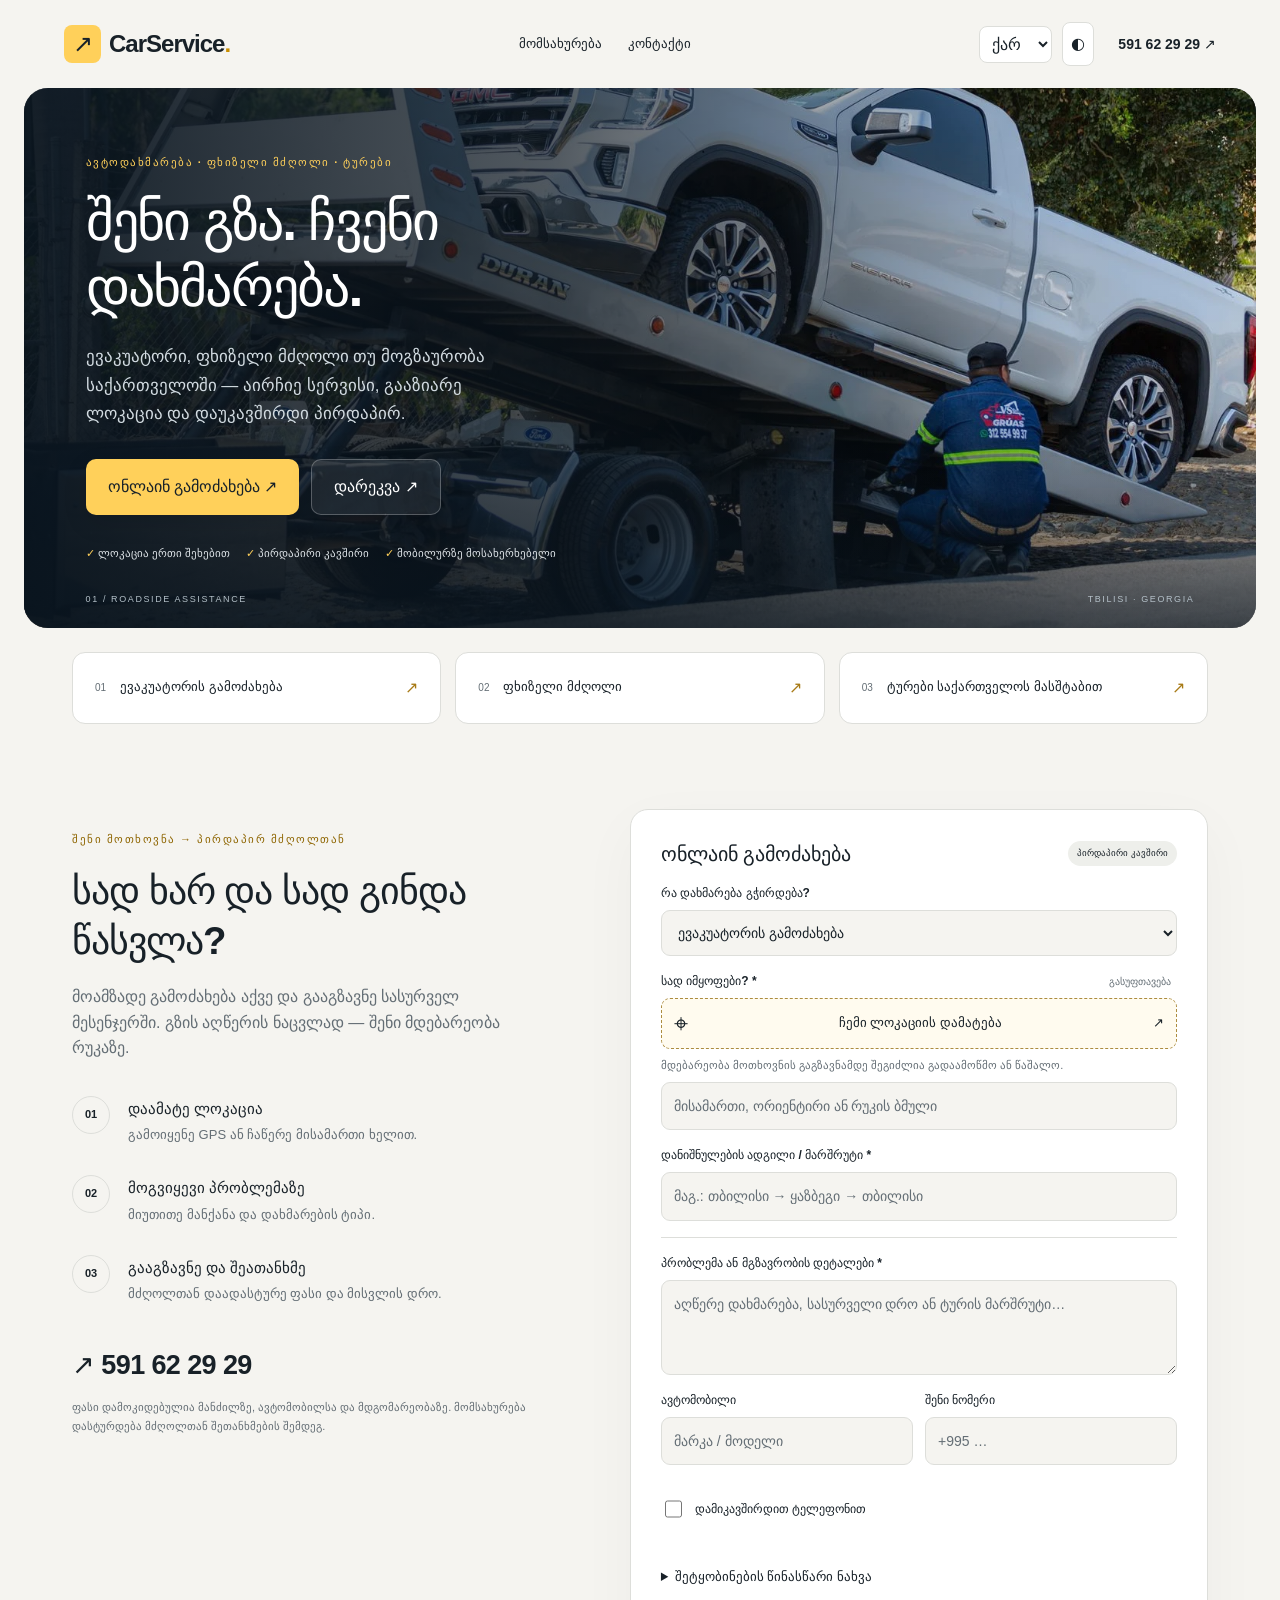
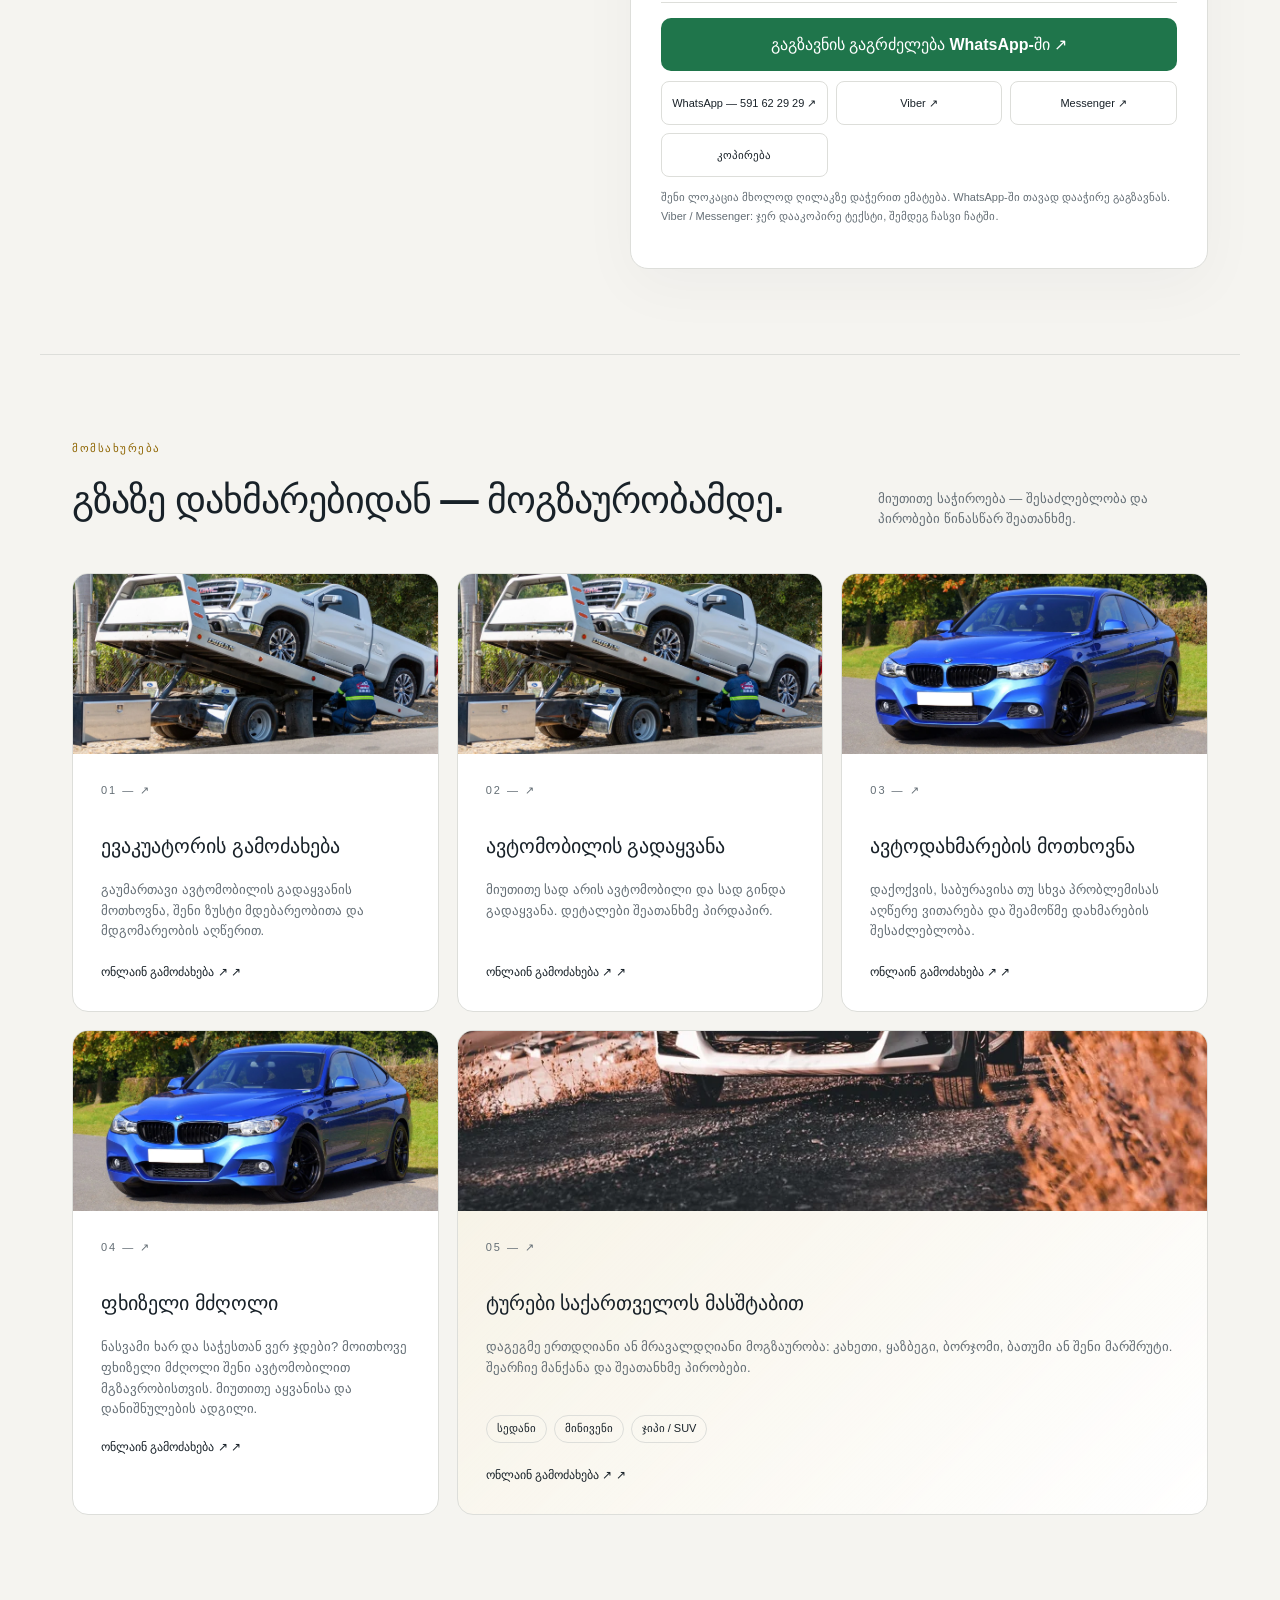
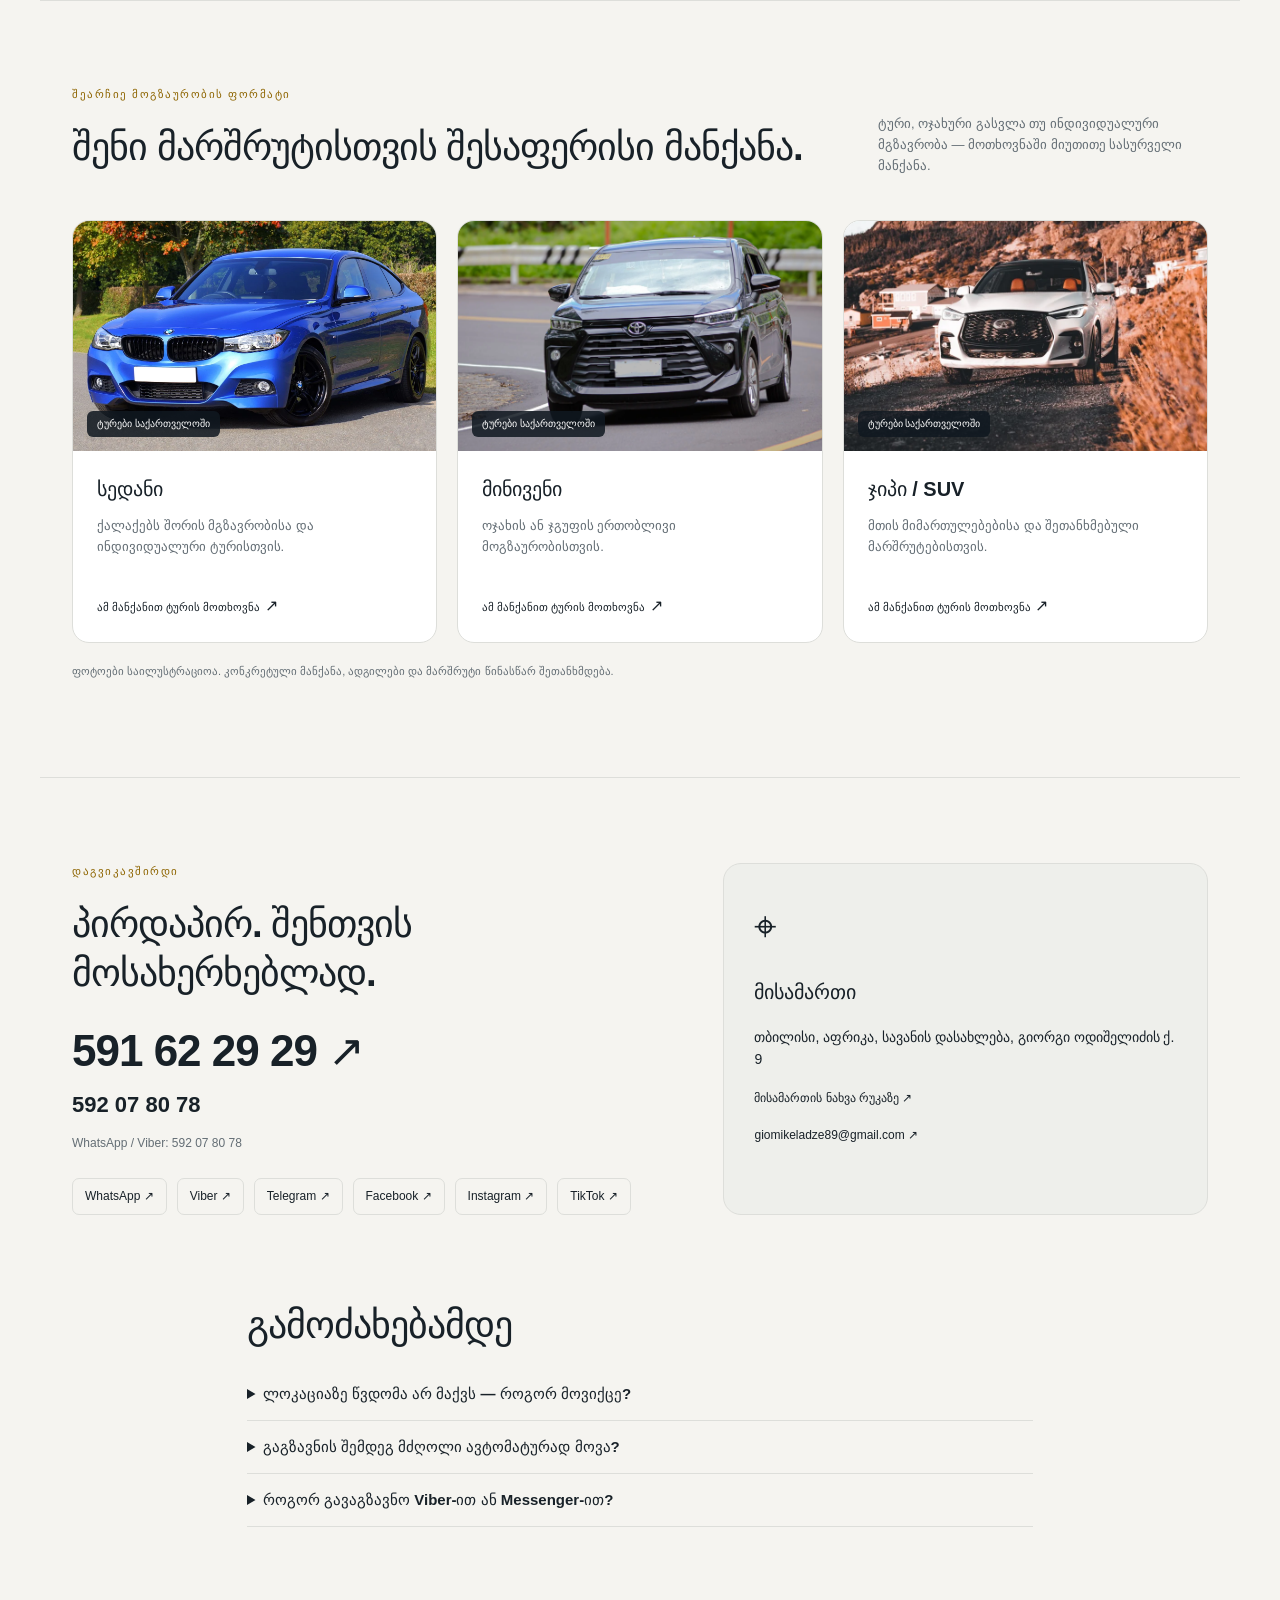
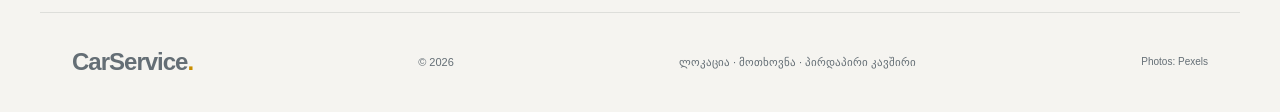
<file: index.html>
<!doctype html>
<html lang="ka"><head><meta charset="utf-8"><meta name="viewport" content="width=device-width,initial-scale=1"><meta name="theme-color" content="#101820"><title>CarService — ავტოდახმარება, ფხიზელი მძღოლი და ტურები</title><meta name="description" content="ავტოდახმარება, ევაკუატორი, ფხიზელი მძღოლი და ტურები საქართველოს მასშტაბით სედანით, მინივენით ან ჯიპით. ონლაინ მოთხოვნა ლოკაციის გაზიარებით."><meta property="og:title" content="CarService — ავტოდახმარება, ფხიზელი მძღოლი და ტურები"><meta property="og:description" content="ლოკაცია, პრობლემის აღწერა და პირდაპირი კავშირი ერთ გვერდზე."><meta property="og:image" content="./assets/tow-real.webp"><link rel="stylesheet" href="style.css"><script src="app.js" defer></script></head>
<body><header class="header"><a class="brand" href="#"><span class="brand-icon">↗</span>CarService<span class="brand-dot">.</span></a><nav><a href="#services" data-t="navServices"></a><a href="#contact" data-t="navContact"></a></nav><div class="controls"><select id="language" aria-label="Language"><option value="ka">ქარ</option><option value="en">ENG</option><option value="ru">РУС</option></select><button id="theme" aria-label="Change theme">◐</button><a class="header-call" href="tel:+995591622929">591 62 29 29 ↗</a></div></header>
<main><section class="hero"><img class="hero-image" src="assets/tow-real.webp" alt="ავტომობილის რეალური ფოტო ევაკუატორის პლატფორმაზე" fetchpriority="high"><div class="hero-shade"></div><div class="hero-content"><p class="eyebrow" data-t="eyebrow"></p><h1 data-t="headline"></h1><p class="hero-copy" data-t="heroCopy"></p><div class="hero-actions"><a class="button amber" href="#request" data-t="requestCta"></a><a class="button glass" href="tel:+995591622929" data-t="callCta"></a></div><div class="hero-points"><span data-t="point1"></span><span data-t="point2"></span><span data-t="point3"></span></div></div><div class="hero-caption"><span>01 / ROADSIDE ASSISTANCE</span><span>TBILISI · GEORGIA</span></div></section>
<div class="quick-services" aria-label="Services"><a href="#request" data-service="tow"><span>01</span><strong data-t="tow"></strong><b>↗</b></a><a href="#request" data-service="driver"><span>02</span><strong data-t="driver"></strong><b>↗</b></a><a href="#fleet" ><span>03</span><strong data-t="tour"></strong><b>↗</b></a></div><section class="request-layout section" id="request"><div class="request-intro"><p class="eyebrow" data-t="requestLabel"></p><h2 data-t="requestTitle"></h2><p class="muted" data-t="requestText"></p><ol class="steps"><li><span>01</span><div><strong data-t="step1"></strong><p data-t="step1Text"></p></div></li><li><span>02</span><div><strong data-t="step2"></strong><p data-t="step2Text"></p></div></li><li><span>03</span><div><strong data-t="step3"></strong><p data-t="step3Text"></p></div></li></ol><a class="direct-number" href="tel:+995591622929">↗ 591 62 29 29</a><p class="small muted" data-t="priceNote"></p></div>
<form class="request-card" id="orderForm"><div class="card-heading"><h3 data-t="formTitle"></h3><span class="pill" data-t="direct"></span></div><label for="service" data-t="serviceLabel"></label><select id="service" name="service"><option value="tow" data-t="tow"></option><option value="battery" data-t="battery"></option><option value="transport" data-t="transport"></option><option value="driver" data-t="driver"></option><option value="tour" data-t="tour"></option><option value="other" data-t="other"></option></select><div class="field-heading"><label for="location" data-t="locationLabel"></label><button type="button" class="text-button" id="clearLocation" data-t="clear"></button></div><button type="button" class="location-button" id="getLocation"><span>⌖</span><span data-t="gps"></span><span>↗</span></button><p id="gpsStatus" role="status" aria-live="polite" class="small muted"></p><input id="location" name="location" maxlength="500" data-placeholder="locationPlaceholder" required><a id="mapPreview" hidden target="_blank" rel="noopener noreferrer" data-t="viewLocation"></a><div id="tripFields" hidden><label for="destination" data-t="destinationLabel"></label><input id="destination" maxlength="300" data-placeholder="destinationPlaceholder"><div id="tourFields" hidden><div class="two-fields"><div><label for="tripDate" data-t="dateLabel"></label><input id="tripDate" type="date"></div><div><label for="passengers" data-t="passengersLabel"></label><input id="passengers" type="number" min="1" max="50" step="1" value="1"></div></div><label for="tourVehicle" data-t="tourVehicleLabel"></label><select id="tourVehicle"><option value="sedan" data-t="sedan"></option><option value="minivan" data-t="minivan"></option><option value="suv" data-t="suv"></option></select><p class="small muted" data-t="capacityNote"></p></div></div><label for="problem" data-t="problemLabel"></label><textarea id="problem" name="problem" rows="3" maxlength="1200" data-placeholder="problemPlaceholder" required></textarea><div class="two-fields"><div><label for="vehicle" data-t="vehicleLabel"></label><input id="vehicle" maxlength="100" data-placeholder="vehiclePlaceholder"></div><div><label for="phone" data-t="phoneLabel"></label><input id="phone" type="tel" autocomplete="tel" maxlength="30" data-placeholder="phonePlaceholder"></div></div><label class="checkbox"><input id="callback" type="checkbox"><span data-t="callback"></span></label><details><summary data-t="preview"></summary><pre id="messagePreview"></pre></details><button class="button whatsapp" type="submit" data-t="sendWhatsapp"></button><div class="alternative-actions"><button type="button" id="sendWhatsappSecond" data-t="sendWhatsappSecond"></button><button type="button" id="sendViber">Viber ↗</button><button type="button" id="sendMessenger">Messenger ↗</button><button type="button" id="copyRequest" data-t="copy"></button></div><p class="small muted" data-t="sendNote"></p><p class="feedback" id="sendStatus" role="status" aria-live="polite"></p><textarea id="manualCopy" readonly hidden aria-label="Request text to copy"></textarea></form></section>
<section class="section services-section" id="services"><div class="section-heading"><div><p class="eyebrow" data-t="servicesLabel"></p><h2 data-t="servicesTitle"></h2></div><p class="muted" data-t="servicesNote"></p></div><div class="service-grid"><a href="#request" class="service-card" data-service="tow"><img class="service-photo" src="assets/tow-real.webp" alt="ევაკუატორი" loading="lazy" width="640" height="400"><span class="service-number">01 — ↗</span><h3 data-t="tow"></h3><p data-t="towText"></p><span class="service-link" data-t="requestCta"></span></a><a href="#request" class="service-card" data-service="transport"><img class="service-photo" src="assets/tow-real.webp" alt="ავტომობილის ტრანსპორტირება" loading="lazy" width="640" height="400"><span class="service-number">02 — ↗</span><h3 data-t="transport"></h3><p data-t="transportText"></p><span class="service-link" data-t="requestCta"></span></a><a href="#request" class="service-card" data-service="battery"><img class="service-photo" src="assets/sedan.webp" alt="ავტომობილი" loading="lazy" width="640" height="400"><span class="service-number">03 — ↗</span><h3 data-t="battery"></h3><p data-t="batteryText"></p><span class="service-link" data-t="requestCta"></span></a><a href="#request" class="service-card" data-service="driver"><img class="service-photo" src="assets/sedan.webp" alt="სედანი" loading="lazy" width="640" height="400"><span class="service-number">04 — ↗</span><h3 data-t="driver"></h3><p data-t="driverText"></p><span class="service-link" data-t="requestCta"></span></a><a href="#request" class="service-card tour-card" data-service="tour"><img class="service-photo" src="assets/suv.webp" alt="ჯიპი მთის გზაზე" loading="lazy" width="640" height="400"><span class="service-number">05 — ↗</span><h3 data-t="tour"></h3><p data-t="tourText"></p><div class="vehicle-tags"><span data-t="sedan"></span><span data-t="minivan"></span><span data-t="suv"></span></div><span class="service-link" data-t="requestCta"></span></a></div></section>
<section class="section fleet-section" id="fleet"><div class="section-heading"><div><p class="eyebrow" data-t="fleetKicker"></p><h2 data-t="fleetTitle"></h2></div><p class="muted" data-t="fleetNote"></p></div><div class="fleet-grid"><a href="#request" class="fleet-card" data-service="tour" data-vehicle="sedan"><div class="fleet-image"><img src="assets/sedan.webp" alt="sedan" width="640" height="440" loading="lazy"><span data-t="tourBadge"></span></div><div class="fleet-body"><h3 data-t="sedan"></h3><p data-t="sedanUse"></p><span data-t="chooseVehicle"></span> ↗</div></a><a href="#request" class="fleet-card" data-service="tour" data-vehicle="minivan"><div class="fleet-image"><img src="assets/minivan.webp" alt="minivan" width="640" height="440" loading="lazy"><span data-t="tourBadge"></span></div><div class="fleet-body"><h3 data-t="minivan"></h3><p data-t="minivanUse"></p><span data-t="chooseVehicle"></span> ↗</div></a><a href="#request" class="fleet-card" data-service="tour" data-vehicle="suv"><div class="fleet-image"><img src="assets/suv.webp" alt="suv" width="640" height="440" loading="lazy"><span data-t="tourBadge"></span></div><div class="fleet-body"><h3 data-t="suv"></h3><p data-t="suvUse"></p><span data-t="chooseVehicle"></span> ↗</div></a></div><p class="photo-note" data-t="photoNote"></p></section><section class="section contact-section" id="contact"><div><p class="eyebrow" data-t="contactLabel"></p><h2 data-t="contactTitle"></h2><a class="contact-phone" href="tel:+995591622929">591 62 29 29 ↗</a><a class="secondary-phone" href="tel:+995592078078">592 07 80 78</a><p class="muted" data-t="messengerNumber"></p><div class="social-links"><a href="https://wa.me/995592078078" target="_blank" rel="noopener noreferrer">WhatsApp ↗</a><a href="viber://chat?number=%2B995592078078">Viber ↗</a><a href="https://t.me/miqelius88" target="_blank" rel="noopener noreferrer">Telegram ↗</a><a href="https://www.facebook.com/miqelius88" target="_blank" rel="noopener noreferrer">Facebook ↗</a><a href="https://www.instagram.com/miqelius88/" target="_blank" rel="noopener noreferrer">Instagram ↗</a><a href="https://www.tiktok.com/@miqelius88" target="_blank" rel="noopener noreferrer">TikTok ↗</a></div></div><div class="address-card"><span class="map-symbol">⌖</span><h3 data-t="addressLabel"></h3><p data-t="address"></p><a href="https://maps.app.goo.gl/8avL43wK4RTaLk4e8" target="_blank" rel="noopener noreferrer" class="map-link" data-t="map"></a><a href="mailto:giomikeladze89@gmail.com">giomikeladze89@gmail.com ↗</a></div></section>
<section class="section faq"><h2 data-t="faqTitle"></h2><details><summary data-t="faq1"></summary><p data-t="answer1"></p></details><details><summary data-t="faq2"></summary><p data-t="answer2"></p></details><details><summary data-t="faq3"></summary><p data-t="answer3"></p></details></section></main>
<footer><a class="brand" href="#">CarService<span class="brand-dot">.</span></a><span>© <span id="year"></span></span><span data-t="footer"></span><a class="photo-credit" href="https://www.pexels.com/" target="_blank" rel="noopener noreferrer">Photos: Pexels</a></footer><div class="mobile-bar"><a href="tel:+995591622929" data-t="callCta"></a><a href="#request" data-t="requestCta"></a></div></body></html>
</file>
<file: style.css>
:root{--bg:#f5f4f0;--card:#fff;--ink:#182128;--muted:#646e75;--line:#dddeda;--amber:#ffd05a;--soft:#eeefeb;--radius:20px}*{box-sizing:border-box}html{scroll-behavior:smooth;scroll-padding-top:90px}body{margin:0;background:var(--bg);color:var(--ink);font-family:Inter,"Segoe UI",Arial,sans-serif;line-height:1.6}body.dark{--bg:#101820;--card:#19232c;--ink:#f4f5f5;--muted:#adb8c0;--line:#33404a;--soft:#202e38}a{color:inherit;text-decoration:none}button,input,textarea,select{font:inherit}button,a,input,textarea,select{-webkit-tap-highlight-color:transparent}button,a{touch-action:manipulation}button{cursor:pointer}a:focus-visible,button:focus-visible,summary:focus-visible{outline:3px solid #c58d00;outline-offset:4px}input:focus,textarea:focus,select:focus{outline:2px solid #ba870c;outline-offset:2px}.header{height:88px;display:flex;align-items:center;justify-content:space-between;gap:20px;max-width:1440px;margin:auto;padding:0 5%}.brand{font-size:24px;font-weight:850;letter-spacing:-1px;display:flex;align-items:center}.brand-dot{color:#c98e00}.brand-icon{background:var(--amber);color:#172129;border-radius:8px;padding:0 9px;margin-right:8px}nav,.controls{display:flex;align-items:center;gap:26px}nav{font-size:13px;font-weight:650}.controls{gap:10px}.controls select,.controls button{border:1px solid var(--line);background:var(--card);color:var(--ink);border-radius:8px;padding:8px}.header-call{font-size:14px;font-weight:750;margin-left:14px}.hero{position:relative;min-height:610px;margin:0 24px;border-radius:24px;overflow:hidden;background:#13212e;color:white;display:flex;align-items:center}.hero-image,.hero-shade{position:absolute;width:100%;height:100%;inset:0;object-fit:cover}.hero-shade{background:linear-gradient(90deg,rgba(9,20,30,.94),rgba(9,20,30,.65) 40%,rgba(9,20,30,.02) 78%),linear-gradient(0deg,rgba(9,20,30,.7),transparent 30%)}.hero-content{position:relative;padding:65px 5%;max-width:650px}.eyebrow{font-size:11px;letter-spacing:1.5px;text-transform:uppercase;font-weight:800;color:#8e6500;margin:0 0 18px}.hero .eyebrow{color:var(--amber)}h1{font-size:clamp(35px,4.2vw,62px);line-height:1.22;letter-spacing:-1.8px;margin:0 0 22px;font-weight:850}h2{font-size:clamp(27px,3vw,39px);line-height:1.3;letter-spacing:-1px;margin:0 0 18px}h3{font-size:20px;line-height:1.4}.hero-copy{max-width:440px;color:#d2dbe1;font-size:16px}.hero-actions{display:flex;flex-wrap:wrap;gap:12px;margin-top:30px}.button{border:0;border-radius:10px;padding:15px 22px;font-weight:750;display:inline-flex;align-items:center;justify-content:center;text-align:center;min-height:52px;line-height:1.45}.amber{background:var(--amber);color:#172129}.glass{background:#ffffff12;border:1px solid #ffffff40;color:white}.hero-points{display:flex;flex-wrap:wrap;gap:16px;font-size:11px;color:#dce2e6;margin-top:30px}.hero-points span:before{content:'✓ ';color:var(--amber)}.hero-caption{position:absolute;bottom:22px;left:5%;right:5%;display:flex;justify-content:space-between;color:#b4c0c8;font-size:9px;letter-spacing:1.6px}.section{max-width:1200px;margin:auto;padding:85px 32px}.request-layout{display:grid;grid-template-columns:.9fr 1.1fr;gap:85px;align-items:start}.request-intro{padding-top:22px}.muted{color:var(--muted)}.steps{list-style:none;padding:0;margin:35px 0}.steps li{display:flex;gap:18px;margin:25px 0}.steps li>span{border:1px solid var(--line);border-radius:50%;width:38px;height:38px;flex-shrink:0;display:grid;place-items:center;font-size:11px;font-weight:750}.steps strong{font-size:15px}.steps p{font-size:13px;color:var(--muted);margin:4px 0}.direct-number{font-size:27px;font-weight:800;letter-spacing:-.6px}.small{font-size:11px;line-height:1.7}.request-card{padding:30px;background:var(--card);border:1px solid var(--line);border-radius:var(--radius);box-shadow:0 18px 60px #10203009}.card-heading{display:flex;align-items:center;justify-content:space-between;gap:8px;margin-bottom:15px}.card-heading h3{margin:0}.pill{font-size:9px;background:var(--soft);padding:5px 9px;border-radius:30px;white-space:nowrap}label{display:block;font-size:12px;font-weight:700;margin:16px 0 7px}input,textarea,form select{display:block;width:100%;border:1px solid var(--line);border-radius:9px;background:var(--bg);color:var(--ink);padding:12px;font-size:14px}textarea{resize:vertical}input::placeholder,textarea::placeholder{color:var(--muted)}.field-heading{display:flex;justify-content:space-between;align-items:baseline}.text-button{font-size:10px;border:0;background:none;color:var(--muted)}.location-button{display:flex;align-items:center;justify-content:space-between;width:100%;border:1px dashed #ac8c3f;background:#ffd05a18;color:var(--ink);padding:12px;border-radius:9px;font-weight:750;font-size:13px}.location-button>span:first-child{font-size:25px;line-height:1}.location-button:disabled{opacity:.65;cursor:wait}#gpsStatus{margin:7px 0}#mapPreview{display:block;font-size:12px;color:#867011;margin-top:6px}#mapPreview[hidden]{display:none}.two-fields{display:grid;grid-template-columns:1fr 1fr;gap:12px}.checkbox{display:flex;gap:10px;align-items:center;font-size:12px;font-weight:500;margin:18px 0}.checkbox input{width:17px;height:17px;accent-color:#b98100}.whatsapp{width:100%;background:#1f754b;color:white;margin-top:15px}.alternative-actions{display:grid;grid-template-columns:repeat(3,1fr);gap:8px;margin-top:10px}.alternative-actions button{background:var(--card);color:var(--ink);border:1px solid var(--line);font-size:11px;border-radius:8px;padding:10px 4px;min-height:44px}.feedback{font-size:12px;color:var(--ink)}details{border-bottom:1px solid var(--line);padding:14px 0}summary{cursor:pointer;font-size:13px;font-weight:650}pre{white-space:pre-wrap;font:12px/1.7 inherit;overflow-wrap:anywhere}.services-section{border-top:1px solid var(--line)}.section-heading{display:flex;justify-content:space-between;gap:25px;align-items:end;margin-bottom:30px}.section-heading p:last-child{max-width:330px;font-size:13px}.service-grid{display:grid;grid-template-columns:repeat(3,1fr);gap:18px}.service-card{border:1px solid var(--line);border-radius:16px;padding:28px;background:var(--card);transition:transform .2s,border-color .2s}.service-card:hover{transform:translateY(-4px);border-color:#b98921}.service-number{font-size:11px;color:var(--muted);letter-spacing:2px}.service-card h3{margin-top:30px}.service-card p{color:var(--muted);font-size:13px;min-height:65px}.service-link{font-size:12px;font-weight:750}.service-link:after{content:' ↗'}.contact-section{display:grid;grid-template-columns:1.2fr 1fr;gap:70px;border-top:1px solid var(--line)}.contact-phone{display:block;font-size:clamp(28px,3.5vw,44px);font-weight:800;letter-spacing:-1px}.secondary-phone{font-weight:650;font-size:22px}.contact-section .muted{font-size:12px}.social-links{display:flex;gap:10px;flex-wrap:wrap;margin-top:25px}.social-links a{border:1px solid var(--line);border-radius:7px;padding:8px 12px;font-size:12px}.address-card{background:var(--soft);border:1px solid var(--line);border-radius:18px;padding:30px}.map-symbol{font-size:40px}.address-card p{font-size:14px}.address-card a{display:block;font-size:12px;margin-top:18px;overflow-wrap:anywhere}.map-link{font-weight:800}.faq{padding-top:0;max-width:850px}.faq p{color:var(--muted);font-size:14px}.faq summary{font-size:15px}footer{max-width:1200px;margin:auto;border-top:1px solid var(--line);padding:30px 32px;display:flex;justify-content:space-between;align-items:center;gap:20px;font-size:11px;color:var(--muted)}.mobile-bar{display:none}body.dark .eyebrow{color:var(--amber)}@media(max-width:950px){nav{display:none}.request-layout{gap:35px}.hero-content{max-width:560px}.hero{min-height:570px}.service-card{padding:20px}.contact-section{gap:30px}}@media(max-width:680px){.header{height:72px;padding:0 20px}.brand{font-size:21px}.header-call{display:none}.hero{margin:0 10px;min-height:620px;border-radius:16px;align-items:start}.hero-image{object-position:65% center}.hero-shade{background:linear-gradient(180deg,rgba(9,20,30,.94),rgba(9,20,30,.72) 48%,rgba(9,20,30,.05) 80%,rgba(9,20,30,.6))}.hero-content{padding:35px 22px}h1{font-size:38px;letter-spacing:-1px;max-width:400px}.hero-copy{font-size:14px;max-width:350px}.hero-actions{gap:8px;margin-top:23px}.hero-actions .button{font-size:12px;padding:13px 15px}.hero-points{font-size:10px;gap:10px}.hero-caption{font-size:7px}.section{padding:50px 20px}.request-layout{grid-template-columns:1fr;gap:28px}.request-intro{padding:0}.steps{margin:22px 0}.steps li{margin:17px 0}.request-card{padding:22px 18px}.section-heading{display:block}.service-grid,.contact-section{grid-template-columns:1fr}.service-card p{min-height:0}.service-card h3{margin-top:18px}.service-number{display:block}.contact-section{gap:30px}.faq{padding-top:10px}footer{margin-bottom:76px;padding:24px 20px;flex-wrap:wrap}footer>span:last-child{width:100%}.mobile-bar{position:fixed;bottom:0;left:0;right:0;z-index:30;padding:10px 14px calc(10px + env(safe-area-inset-bottom));display:grid;grid-template-columns:.8fr 1.2fr;gap:9px;background:var(--card);border-top:1px solid var(--line)}.mobile-bar a{text-align:center;font-weight:750;font-size:12px;padding:13px 8px;border-radius:9px;background:var(--soft)}.mobile-bar a:last-child{background:var(--amber);color:#182128}.two-fields{gap:9px}.pill{font-size:8px}.card-heading h3{font-size:18px}}@media(prefers-reduced-motion:reduce){html{scroll-behavior:auto}*{transition:none!important}}

[hidden]{display:none!important}.vehicle-tags{display:flex;flex-wrap:wrap;gap:7px;margin:0 0 18px}.vehicle-tags span{font-size:11px;border:1px solid var(--line);border-radius:30px;padding:4px 10px}.tour-card{grid-column:span 2;background:linear-gradient(135deg,#ffd05a16,var(--card))}#tripFields{padding:0 0 16px;border-bottom:1px solid var(--line);margin-top:8px}@media(max-width:680px){.tour-card{grid-column:auto}}

.quick-services{max-width:1136px;margin:24px auto 0;display:grid;grid-template-columns:repeat(3,1fr);gap:14px;padding:0 0}.quick-services a{display:flex;align-items:center;gap:14px;border:1px solid var(--line);background:var(--card);padding:22px;border-radius:13px}.quick-services span{color:var(--muted);font-size:10px}.quick-services strong{font-size:13px}.quick-services b{margin-left:auto;color:#a87b17}.service-card{overflow:hidden}.service-photo{width:calc(100% + 56px);max-width:none;height:180px;object-fit:cover;display:block;margin:-28px -28px 22px}.tour-card .service-photo{object-position:50% 62%}.fleet-section{border-top:1px solid var(--line)}.fleet-grid{display:grid;grid-template-columns:repeat(3,1fr);gap:20px}.fleet-card{background:var(--card);border:1px solid var(--line);border-radius:17px;overflow:hidden;transition:transform .2s}.fleet-card:hover{transform:translateY(-4px)}.fleet-image{position:relative;height:230px;overflow:hidden}.fleet-image img{width:100%;height:100%;object-fit:cover}.fleet-image span{position:absolute;bottom:14px;left:14px;background:#101820d9;color:white;padding:5px 10px;border-radius:6px;font-size:10px}.fleet-body{padding:24px}.fleet-body h3{margin:0 0 10px}.fleet-body p{color:var(--muted);font-size:13px;min-height:64px}.fleet-body>span{font-size:11px;font-weight:750}.photo-note{font-size:11px;color:var(--muted);margin-top:20px}.photo-credit{font-size:10px}.hero-image{object-position:center 55%}.hero-shade{background:linear-gradient(90deg,rgba(9,20,30,.95),rgba(9,20,30,.7) 43%,rgba(9,20,30,.08) 85%),linear-gradient(0deg,rgba(9,20,30,.7),transparent 40%)}@media(max-width:1200px){.quick-services{margin:24px 32px 0}}@media(max-width:950px){.service-photo{width:calc(100% + 40px);margin:-20px -20px 20px}.fleet-image{height:190px}.fleet-body{padding:18px}}@media(max-width:680px){.quick-services{margin:16px 20px 0;grid-template-columns:1fr;gap:8px}.quick-services a{padding:15px}.fleet-grid{grid-template-columns:1fr}.fleet-image{height:245px}.fleet-body p{min-height:0}.hero-image{object-position:60% center}.hero-shade{background:linear-gradient(180deg,rgba(9,20,30,.95),rgba(9,20,30,.8) 48%,rgba(9,20,30,.12) 85%,rgba(9,20,30,.6))}.service-photo{height:210px}}


/* 2026 customer-ready refinement: faster scanning, stronger CTAs and mobile form UX */
:root{--radius:18px}
body{font-synthesis:none}
.hero{min-height:540px}
.hero-content{max-width:710px}
.hero-copy{font-size:clamp(14px,1.45vw,17px);line-height:1.7}
.hero-actions .button{box-shadow:0 8px 24px #0000001a}
.hero-actions .button:hover,.whatsapp:hover{filter:brightness(1.06)}
.quick-services a:hover,.social-links a:hover{border-color:#d09c26}
.request-card{scroll-margin-top:20px}
.request-card input,.request-card textarea,.request-card select{min-height:46px}
.request-card textarea{min-height:95px}
.request-card input:focus-visible,.request-card textarea:focus-visible,.request-card select:focus-visible{outline:2px solid #d8a82e;outline-offset:1px}
.location-button:hover{border-color:#bd8b1f;background:#ffd05a2b}
.service-card:focus-visible,.fleet-card:focus-visible{outline:3px solid #d3a02d;outline-offset:3px}
.mobile-bar a{min-height:48px;display:grid;place-items:center}
@media(max-width:680px){
  .header{gap:8px}
  .controls{gap:6px}
  .controls select,.controls button{padding:7px}
  .hero{min-height:510px}
  .hero-content{padding:30px 20px 56px}
  .hero h1{font-size:clamp(30px,8.5vw,39px);line-height:1.14}
  .hero-copy{line-height:1.55;margin:10px 0 0}
  .hero-points{margin-top:17px}
  .hero-caption{bottom:16px}
  .quick-services{margin-top:12px}
  .quick-services a{min-height:54px}
  .request-layout{gap:18px}
  .steps{display:none}
  .request-intro .direct-number{font-size:23px}
  .request-card{padding:20px 16px}
  .service-photo{height:185px}
  .two-fields{grid-template-columns:1fr}
  .alternative-actions{grid-template-columns:repeat(3,minmax(0,1fr))}
  .alternative-actions button{overflow-wrap:anywhere}
}
@media(max-width:380px){
  .header .brand{font-size:18px}
  .hero-actions{display:grid;grid-template-columns:1fr 1fr}
  .hero-actions .button{padding:12px 7px}
  .hero-points span:last-child{display:none}
}
</file>
